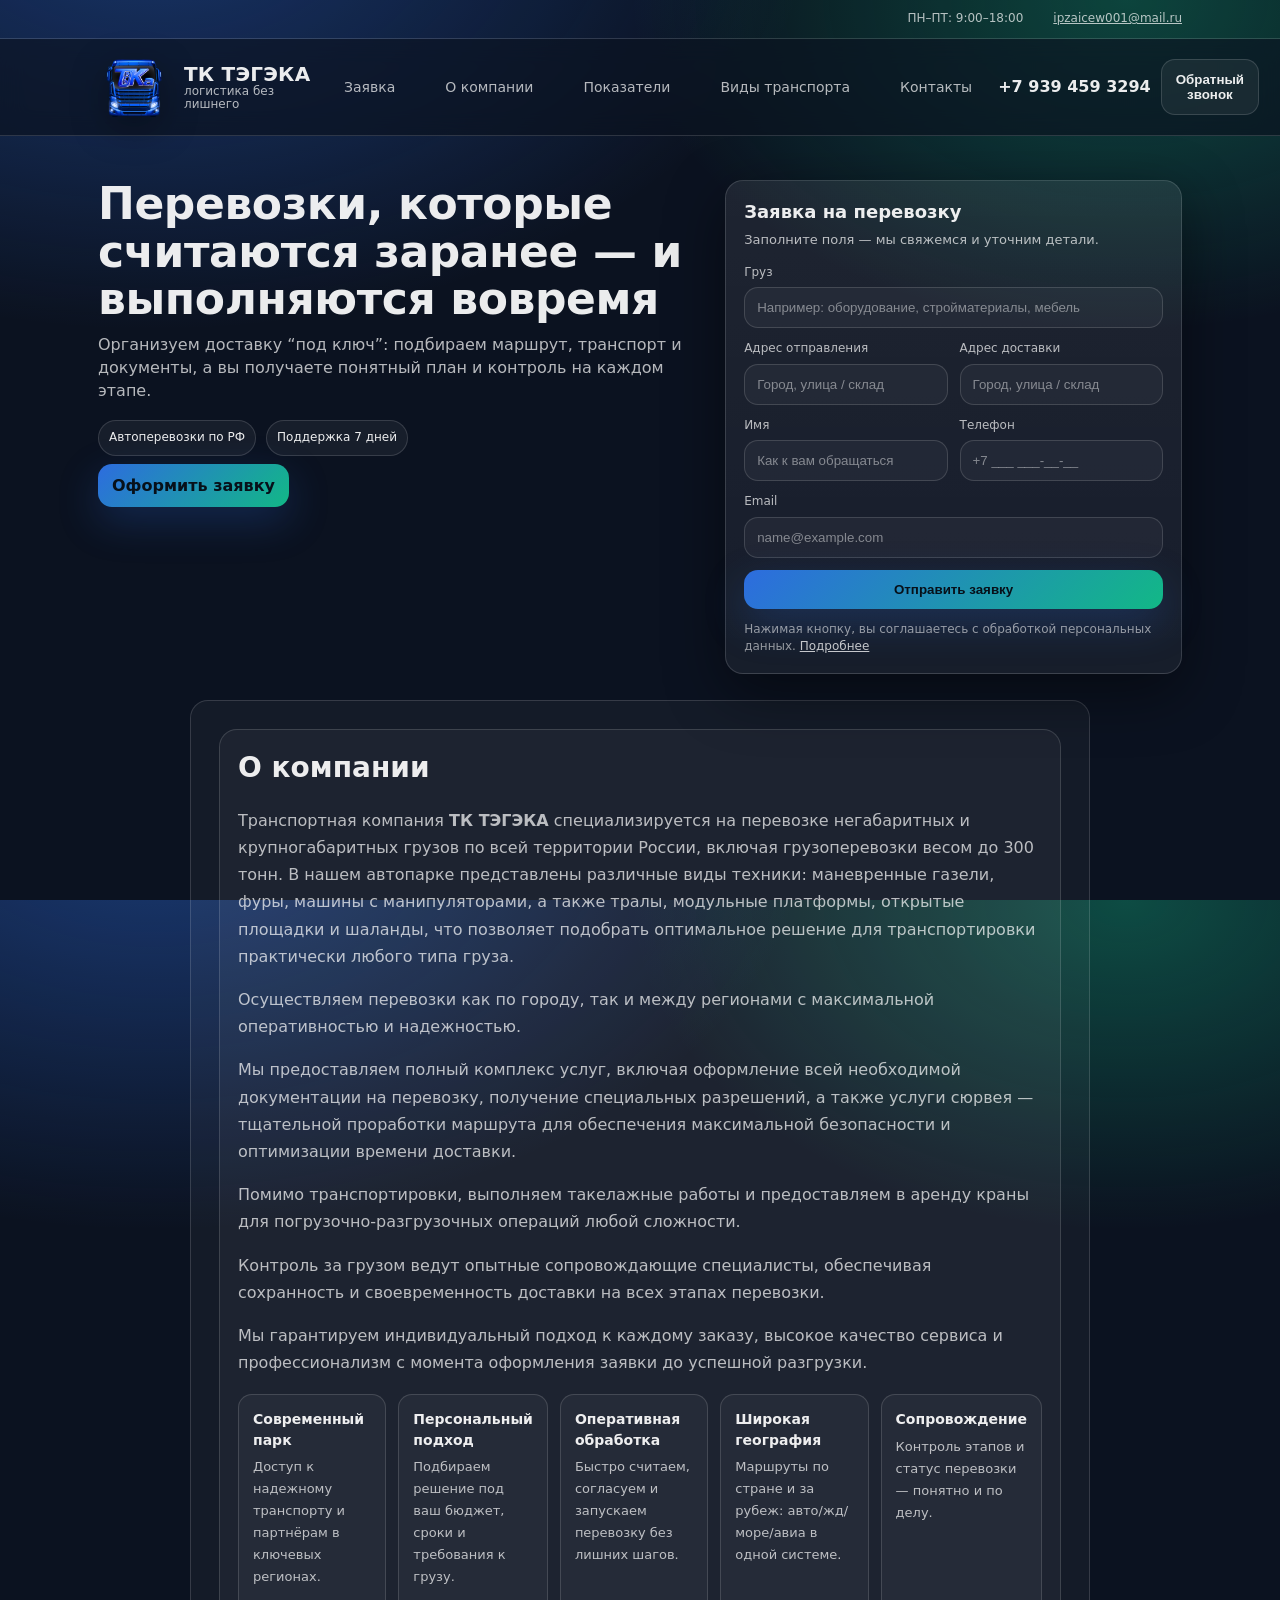
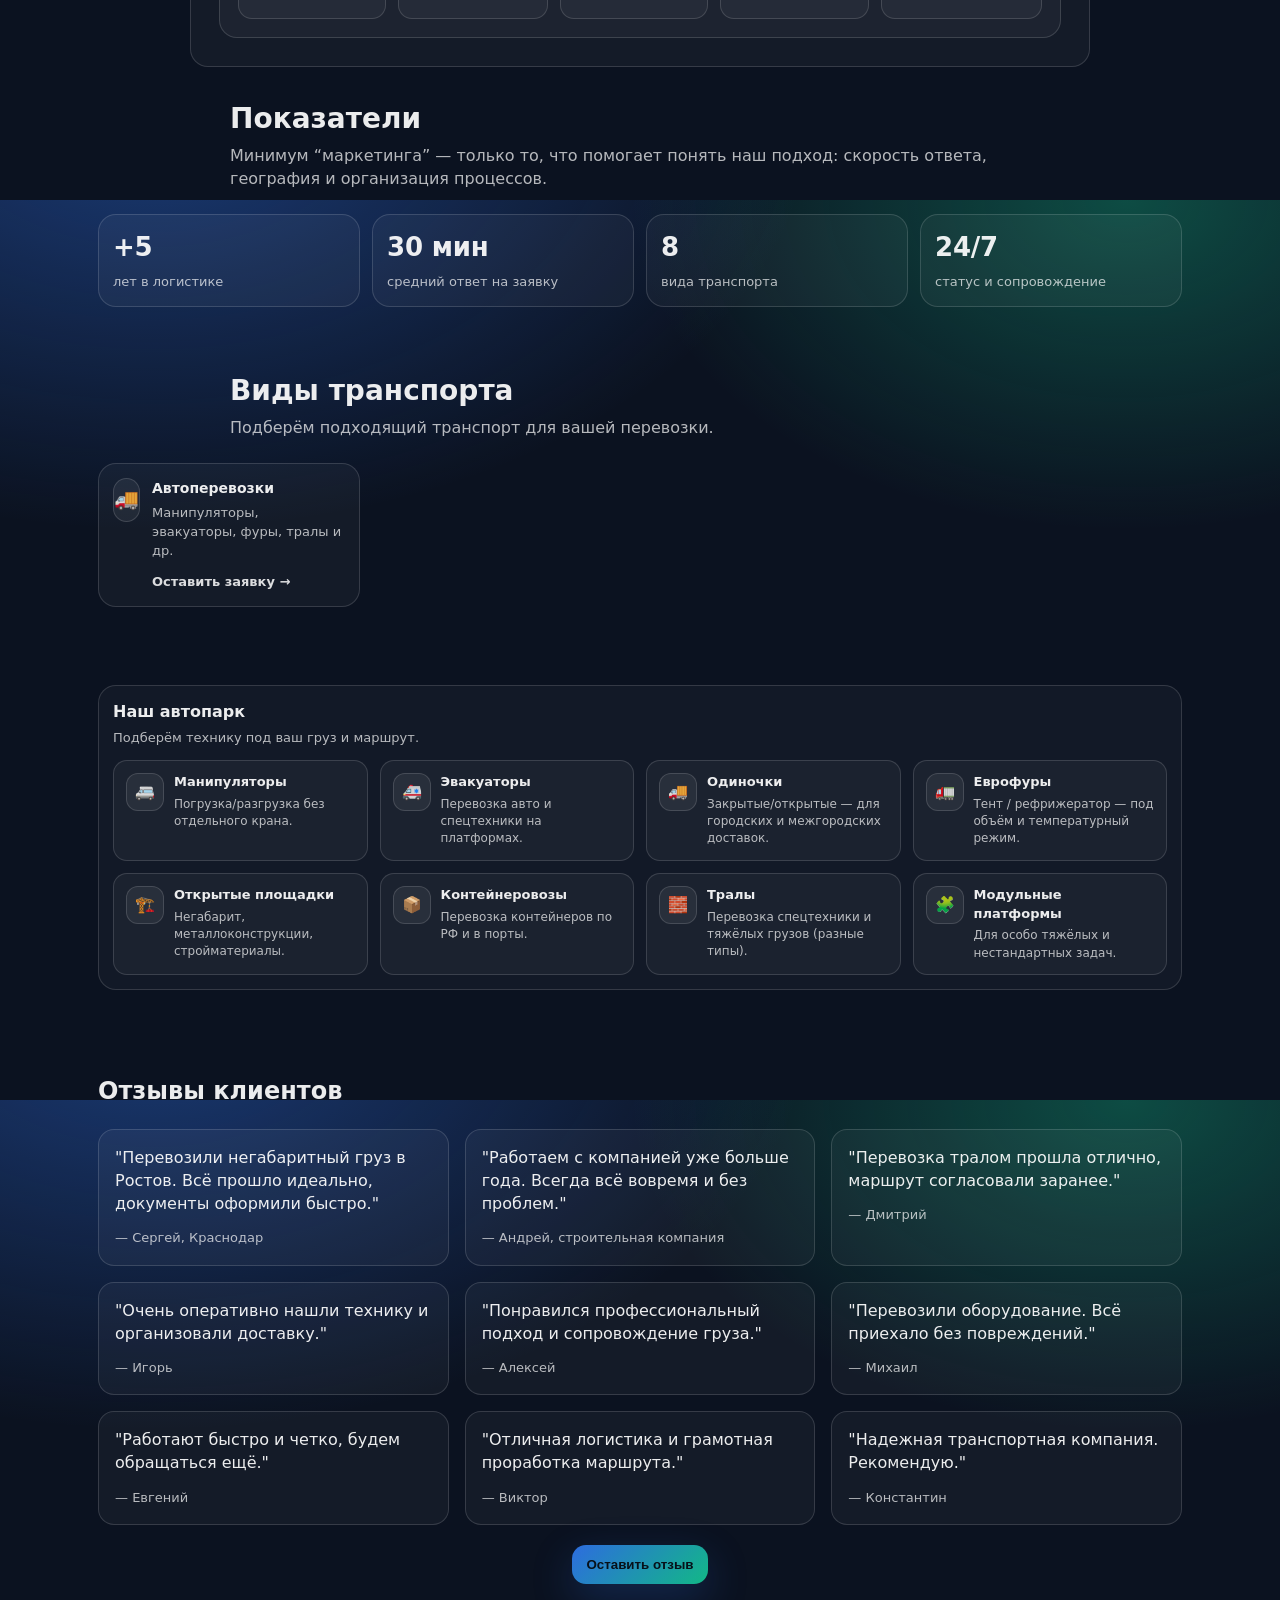
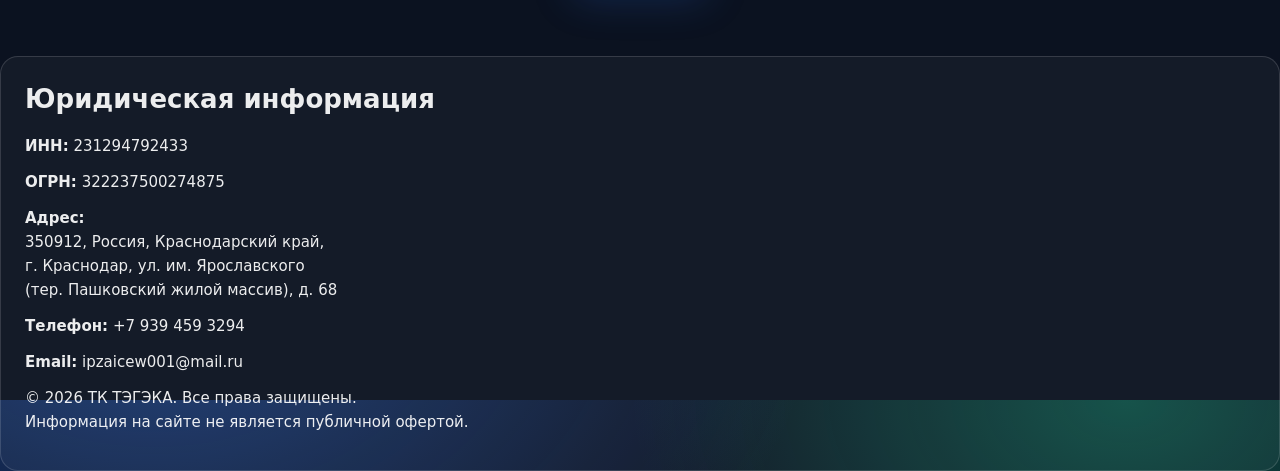
<file: index.html>
<!doctype html>
<html lang="ru">
<head>
  <meta charset="utf-8" />
  <meta name="viewport" content="width=device-width, initial-scale=1" />
  <title>ТК ТЭГЭКА — перевозки по России и миру</title>
  <meta name="description" content="Организация грузоперевозок: авто, ж/д, море, авиа. Заявка за 1 минуту." />
  <link rel="icon" type="image/png" href="/logo.png">
  <link rel="stylesheet" href="css/style.css" />
  <!-- Yandex.Metrika counter -->
  <script type="text/javascript">
  (function(m,e,t,r,i,k,a){
  m[i]=m[i]||function(){(m[i].a=m[i].a||[]).push(arguments)};
  m[i].l=1*new Date();
  for (var j = 0; j < document.scripts.length; j++) {
  if (document.scripts[j].src === r) { return; }
  }
  k=e.createElement(t),a=e.getElementsByTagName(t)[0],k.async=1,k.src=r,a.parentNode.insertBefore(k,a)
  })(window, document,'script','https://mc.yandex.ru/metrika/tag.js?id=107717296','ym');

  ym(107717296,'init',{
  ssr:true,
  webvisor:true,
  clickmap:true,
  ecommerce:"dataLayer",
  accurateTrackBounce:true,
  trackLinks:true
  });
  </script>
  <noscript>
  <div>
  <img src="https://mc.yandex.ru/watch/107717296" style="position:absolute; left:-9999px;" alt="" />
  </div>
  </noscript>
  <!-- /Yandex.Metrika counter -->
</head>

<body>
  <div class="topbar">
    <div class="container topbar__row">
      <span>ПН–ПТ: 9:00–18:00</span>
      <a href="mailto:ipzaicew001@mail.ru">ipzaicew001@mail.ru</a>
    </div>
  </div>

  <header class="header" id="top">
    <div class="container header__row">
      <a class="brand" href="index.html" aria-label="На главную">
        <img src="logo.png" alt="ТК ТЭГЭКА" class="brand__logo">
        <span class="brand__text">
          <span class="brand__name">ТК ТЭГЭКА</span>
          <span class="brand__tag">логистика без лишнего</span>
        </span>
      </a>

      <nav class="nav" aria-label="Навигация">
        <button class="nav__toggle" id="navToggle" aria-label="Открыть меню" aria-expanded="false">
          <span></span><span></span><span></span>
        </button>
        <ul class="nav__list" id="navList">
          <li><a href="#order">Заявка</a></li>
          <li><a href="#about">О компании</a></li>
          <li><a href="#stats">Показатели</a></li>
          <li><a href="#modes">Виды транспорта</a></li>
          <li><a href="#legal">Контакты</a></li>
        </ul>
      </nav>

      <div class="header__cta">
        <a class="phone" href="tel:+79394593294" aria-label="Позвонить">+7 939 459 3294</a>
        <button class="btn btn--ghost" id="callbackBtn">Обратный звонок</button>
      </div>
    </div>
  </header>

  <main>
    <section class="hero">
      <div class="container hero__grid">
        <div class="hero__text">
          <h1>Перевозки, которые считаются заранее — и выполняются вовремя</h1>
          <p class="lead">
            Организуем доставку “под ключ”: подбираем маршрут, транспорт и документы,
            а вы получаете понятный план и контроль на каждом этапе.
          </p>

          <div class="hero__badges">
            <span class="badge">Автоперевозки по РФ</span>
            <span class="badge">Поддержка 7 дней</span>
          </div>

          <a class="btn btn--primary" href="#order">Оформить заявку</a>
        </div>

        <div class="card" id="order">
          <h2 class="card__title">Заявка на перевозку</h2>
          <p class="card__subtitle">Заполните поля — мы свяжемся и уточним детали.</p>

          <form class="form" id="orderForm" novalidate>
            <div class="form__row">
              <label class="field">
                <span class="field__label">Груз</span>
                <input
                  type="text"
                  name="cargo"
                  placeholder="Например: оборудование, стройматериалы, мебель"
                  required
                >
              </label>
            </div>

            <div class="form__row form__row--2">
              <label class="field">
                <span class="field__label">Адрес отправления</span>
                <input name="from" type="text" placeholder="Город, улица / склад" required />
              </label>
              <label class="field">
                <span class="field__label">Адрес доставки</span>
                <input name="to" type="text" placeholder="Город, улица / склад" required />
              </label>
            </div>

            <div class="form__row form__row--2">
              <label class="field">
                <span class="field__label">Имя</span>
                <input name="name" type="text" placeholder="Как к вам обращаться" required />
              </label>
              <label class="field">
                <span class="field__label">Телефон</span>
                <input name="phone" type="tel" placeholder="+7 ___ ___-__-__" required />
              </label>
            </div>

            <div class="form__row">
              <label class="field">
                <span class="field__label">Email</span>
                <input name="email" type="email" placeholder="name@example.com" required />
              </label>
            </div>

            <button class="btn btn--primary btn--wide" type="submit">
              Отправить заявку
            </button>

            <p class="fine">
              Нажимая кнопку, вы соглашаетесь с обработкой персональных данных.
              <a href="#legal">Подробнее</a>
            </p>
          </form>
        </div>
      </div>
    </section>

    <section class="section" id="about">
      <div class="container">
        <div class="section__head">
          <h2>О компании</h2>
          <p>
            Транспортная компания <strong>ТК ТЭГЭКА</strong> специализируется на перевозке негабаритных и крупногабаритных грузов по всей территории России, включая грузоперевозки весом до 300 тонн.
            В нашем автопарке представлены различные виды техники: маневренные газели, фуры, машины с манипуляторами, а также тралы, модульные платформы, открытые площадки и шаланды,
            что позволяет подобрать оптимальное решение для транспортировки практически любого типа груза.
          </p>

          <p>
            Осуществляем перевозки как по городу, так и между регионами с максимальной оперативностью и надежностью.
          </p>

          <p>
            Мы предоставляем полный комплекс услуг, включая оформление всей необходимой документации на перевозку, получение специальных разрешений,
            а также услуги сюрвея — тщательной проработки маршрута для обеспечения максимальной безопасности и оптимизации времени доставки.
          </p>

          <p>
            Помимо транспортировки, выполняем такелажные работы и предоставляем в аренду краны для погрузочно-разгрузочных операций любой сложности.
          </p>

          <p>
            Контроль за грузом ведут опытные сопровождающие специалисты, обеспечивая сохранность и своевременность доставки на всех этапах перевозки.
          </p>

          <p>
            Мы гарантируем индивидуальный подход к каждому заказу, высокое качество сервиса и профессионализм с момента оформления заявки до успешной разгрузки.
          </p>
        </div>

        <div class="grid grid--5">
          <article class="feature">
            <h3>Современный парк</h3>
            <p>Доступ к надежному транспорту и партнёрам в ключевых регионах.</p>
          </article>
          <article class="feature">
            <h3>Персональный подход</h3>
            <p>Подбираем решение под ваш бюджет, сроки и требования к грузу.</p>
          </article>
          <article class="feature">
            <h3>Оперативная обработка</h3>
            <p>Быстро считаем, согласуем и запускаем перевозку без лишних шагов.</p>
          </article>
          <article class="feature">
            <h3>Широкая география</h3>
            <p>Маршруты по стране и за рубеж: авто/жд/море/авиа в одной системе.</p>
          </article>
          <article class="feature">
            <h3>Сопровождение</h3>
            <p>Контроль этапов и статус перевозки — понятно и по делу.</p>
          </article>
        </div>
      </div>
    </section>

    <section class="section" id="stats">
      <div class="container">
        <div class="section__head">
          <h2>Показатели</h2>
          <p>
            Минимум “маркетинга” — только то, что помогает понять наш подход:
            скорость ответа, география и организация процессов.
          </p>
        </div>

        <div class="stats">
          <div class="stat">
            <div class="stat__num">+5</div>
            <div class="stat__label">лет в логистике</div>
          </div>
          <div class="stat">
            <div class="stat__num">30 мин</div>
            <div class="stat__label">средний ответ на заявку</div>
          </div>
          <div class="stat">
            <div class="stat__num">8</div>
            <div class="stat__label">вида транспорта</div>
          </div>
          <div class="stat">
            <div class="stat__num">24/7</div>
            <div class="stat__label">статус и сопровождение</div>
          </div>
        </div>
      </div>
    </section>

    <section class="section" id="modes">
      <div class="container">
        <div class="section__head">
          <h2>Виды транспорта</h2>
          <p>Подберём подходящий транспорт для вашей перевозки.</p>
        </div>

        <div class="cards">
          <a class="mode-card" href="#order">
            <div class="mode-card__icon">🚚</div>
            <div class="mode-card__body">
              <h3>Автоперевозки</h3>
              <p>Манипуляторы, эвакуаторы, фуры, тралы и др.</p>
              <span class="mode-card__link">Оставить заявку →</span>
            </div>
          </a>
        </div>
      </div>
    </section>

    <section class="section">
      <div class="container">
        <div class="fleet">
          <h3 class="fleet__title">Наш автопарк</h3>
          <p class="fleet__subtitle">Подберём технику под ваш груз и маршрут.</p>

          <div class="fleet__grid">
            <div class="fleet-card">
              <div class="fleet-card__icon">🚐</div>
              <div>
                <h4>Манипуляторы</h4>
                <p>Погрузка/разгрузка без отдельного крана.</p>
              </div>
            </div>

            <div class="fleet-card">
              <div class="fleet-card__icon">🚑</div>
              <div>
                <h4>Эвакуаторы</h4>
                <p>Перевозка авто и спецтехники на платформах.</p>
              </div>
            </div>

            <div class="fleet-card">
              <div class="fleet-card__icon">🚚</div>
              <div>
                <h4>Одиночки</h4>
                <p>Закрытые/открытые — для городских и межгородских доставок.</p>
              </div>
            </div>

            <div class="fleet-card">
              <div class="fleet-card__icon">🚛</div>
              <div>
                <h4>Еврофуры</h4>
                <p>Тент / рефрижератор — под объём и температурный режим.</p>
              </div>
            </div>

            <div class="fleet-card">
              <div class="fleet-card__icon">🏗️</div>
              <div>
                <h4>Открытые площадки</h4>
                <p>Негабарит, металлоконструкции, стройматериалы.</p>
              </div>
            </div>

            <div class="fleet-card">
              <div class="fleet-card__icon">📦</div>
              <div>
                <h4>Контейнеровозы</h4>
                <p>Перевозка контейнеров по РФ и в порты.</p>
              </div>
            </div>

            <div class="fleet-card">
              <div class="fleet-card__icon">🧱</div>
              <div>
                <h4>Тралы</h4>
                <p>Перевозка спецтехники и тяжёлых грузов (разные типы).</p>
              </div>
            </div>

            <div class="fleet-card">
              <div class="fleet-card__icon">🧩</div>
              <div>
                <h4>Модульные платформы</h4>
                <p>Для особо тяжёлых и нестандартных задач.</p>
              </div>
            </div>
          </div>
        </div>
      </div>
    </section>

    <section class="section" id="reviews">
      <div class="container">
        <h2>Отзывы клиентов</h2>

        <div class="reviews">
          <div class="review">
            <p>"Перевозили негабаритный груз в Ростов. Всё прошло идеально, документы оформили быстро."</p>
            <span>— Сергей, Краснодар</span>
          </div>

          <div class="review">
            <p>"Работаем с компанией уже больше года. Всегда всё вовремя и без проблем."</p>
            <span>— Андрей, строительная компания</span>
          </div>

          <div class="review">
            <p>"Перевозка тралом прошла отлично, маршрут согласовали заранее."</p>
            <span>— Дмитрий</span>
          </div>

          <div class="review">
            <p>"Очень оперативно нашли технику и организовали доставку."</p>
            <span>— Игорь</span>
          </div>

          <div class="review">
            <p>"Понравился профессиональный подход и сопровождение груза."</p>
            <span>— Алексей</span>
          </div>

          <div class="review">
            <p>"Перевозили оборудование. Всё приехало без повреждений."</p>
            <span>— Михаил</span>
          </div>

          <div class="review">
            <p>"Работают быстро и четко, будем обращаться ещё."</p>
            <span>— Евгений</span>
          </div>

          <div class="review">
            <p>"Отличная логистика и грамотная проработка маршрута."</p>
            <span>— Виктор</span>
          </div>

          <div class="review">
            <p>"Надежная транспортная компания. Рекомендую."</p>
            <span>— Константин</span>
          </div>
        </div>

        <div class="reviews__cta">
          <button class="btn btn--primary" onclick="openReview()">Оставить отзыв</button>
        </div>
      </div>
    </section>

    <div class="review-modal" id="reviewModal">
      <div class="review-modal__content">
        <h3>Оставить отзыв</h3>
        <input type="text" placeholder="Ваше имя">
        <textarea placeholder="Ваш отзыв"></textarea>
        <button class="btn btn--primary">Отправить</button>
        <button class="btn btn--ghost" onclick="closeReview()">Закрыть</button>
      </div>
    </div>

    <section class="section legal" id="legal">
      <div class="container">
        <h2>Юридическая информация</h2>

        <div class="legal_card">
          <p><strong>ИНН:</strong> 231294792433</p>
          <p><strong>ОГРН:</strong> 322237500274875</p>
          <p>
            <strong>Адрес:</strong><br>
            350912, Россия, Краснодарский край,<br>
            г. Краснодар, ул. им. Ярославского<br>
            (тер. Пашковский жилой массив), д. 68
          </p>
          <p><strong>Телефон:</strong> +7 939 459 3294</p>
          <p><strong>Email:</strong> ipzaicew001@mail.ru</p>

          <p class="legal_note">
            © <span id="year"></span> ТК ТЭГЭКА. Все права защищены.<br>
            Информация на сайте не является публичной офертой.
          </p>
        </div>
      </div>
    </section>
  </main>

  <div class="modal" id="callbackModal" aria-hidden="true" role="dialog" aria-label="Обратный звонок">
    <div class="modal__backdrop" data-close></div>
    <div class="modal__panel" role="document">
      <div class="modal__head">
        <h2>Заказать обратный звонок</h2>
        <button class="icon-btn" data-close aria-label="Закрыть">✕</button>
      </div>

      <form class="form" id="callbackForm" novalidate>
        <label class="field">
          <span class="field__label">Имя</span>
          <input name="name" type="text" placeholder="Ваше имя" required />
        </label>

        <label class="field">
          <span class="field__label">Телефон</span>
          <input name="phone" type="tel" placeholder="+7 ___ ___-__-__" required />
        </label>

        <button class="btn btn--primary btn--wide" type="submit">Жду звонка</button>
        <p class="fine">Мы перезвоним в рабочее время и уточним запрос.</p>
      </form>
    </div>
  </div>

  <div class="toast" id="toast" aria-live="polite" aria-atomic="true"></div>

  <script src="js/main.js?v=2"></script>
</body>
</html>
</file>
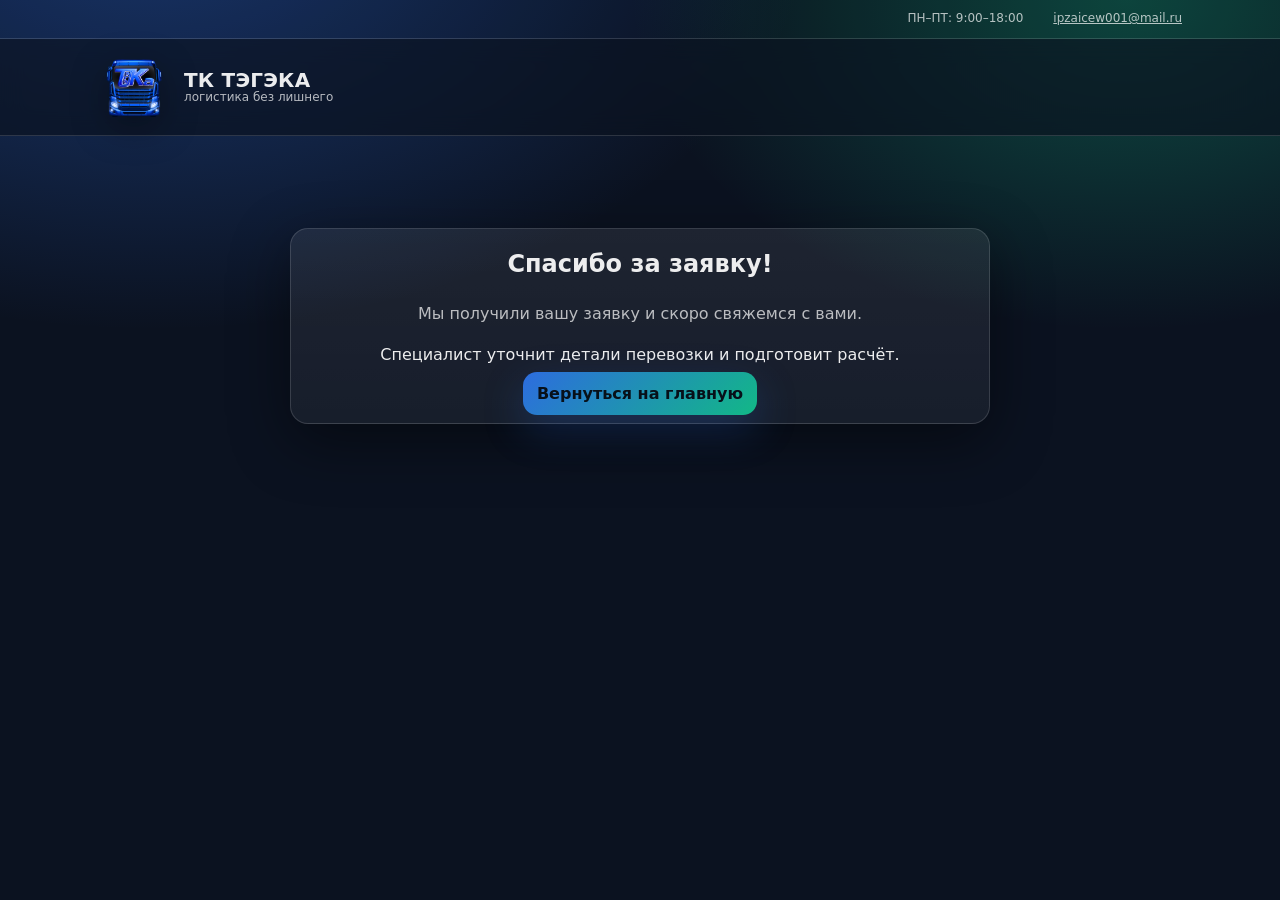
<file: thank-you.html>
<!doctype html>
<html lang="ru">
<head>
  <meta charset="utf-8" />
  <meta name="viewport" content="width=device-width, initial-scale=1" />
  <title>Спасибо за заявку — ТК ТЭГЭКА</title>
  <meta name="description" content="Спасибо за заявку. Мы скоро свяжемся с вами." />
  <link rel="icon" type="image/png" href="/logo.png">
  <link rel="stylesheet" href="css/style.css" />

  <!-- Yandex.Metrika counter -->
  <script type="text/javascript">
    (function(m,e,t,r,i,k,a){
        m[i]=m[i]||function(){(m[i].a=m[i].a||[]).push(arguments)};
        m[i].l=1*new Date();
        for (var j = 0; j < document.scripts.length; j++) {
            if (document.scripts[j].src === r) { return; }
        }
        k=e.createElement(t),a=e.getElementsByTagName(t)[0],k.async=1,k.src=r,a.parentNode.insertBefore(k,a)
    })(window, document,'script','https://mc.yandex.ru/metrika/tag.js?id=107717296','ym');

    ym(107717296,'init',{
        ssr:true,
        webvisor:true,
        clickmap:true,
        ecommerce:"dataLayer",
        accurateTrackBounce:true,
        trackLinks:true
    });
  </script>
  <noscript>
    <div>
      <img src="https://mc.yandex.ru/watch/107717296" style="position:absolute; left:-9999px;" alt="" />
    </div>
  </noscript>
  <!-- /Yandex.Metrika counter -->
</head>
<body>
  <div class="topbar">
    <div class="container topbar__row">
      <span>ПН–ПТ: 9:00–18:00</span>
      <a href="mailto:ipzaicew001@mail.ru">ipzaicew001@mail.ru</a>
    </div>
  </div>

  <header class="header">
    <div class="container header__row">
      <a class="brand" href="index.html" aria-label="На главную">
        <img src="logo.png" alt="ТК ТЭГЭКА" class="brand__logo">
        <span class="brand__text">
          <span class="brand__name">ТК ТЭГЭКА</span>
          <span class="brand__tag">логистика без лишнего</span>
        </span>
      </a>
    </div>
  </header>

  <main>
    <section class="section">
      <div class="container">
        <div class="card" style="max-width:700px; margin:60px auto; text-align:center;">
          <h1 style="margin-top:0;">Спасибо за заявку!</h1>
          <p class="lead">Мы получили вашу заявку и скоро свяжемся с вами.</p>
          <p>Специалист уточнит детали перевозки и подготовит расчёт.</p>
          <a class="btn btn--primary" href="index.html">Вернуться на главную</a>
        </div>
      </div>
    </section>
  </main>
</body>
</html>
</file>
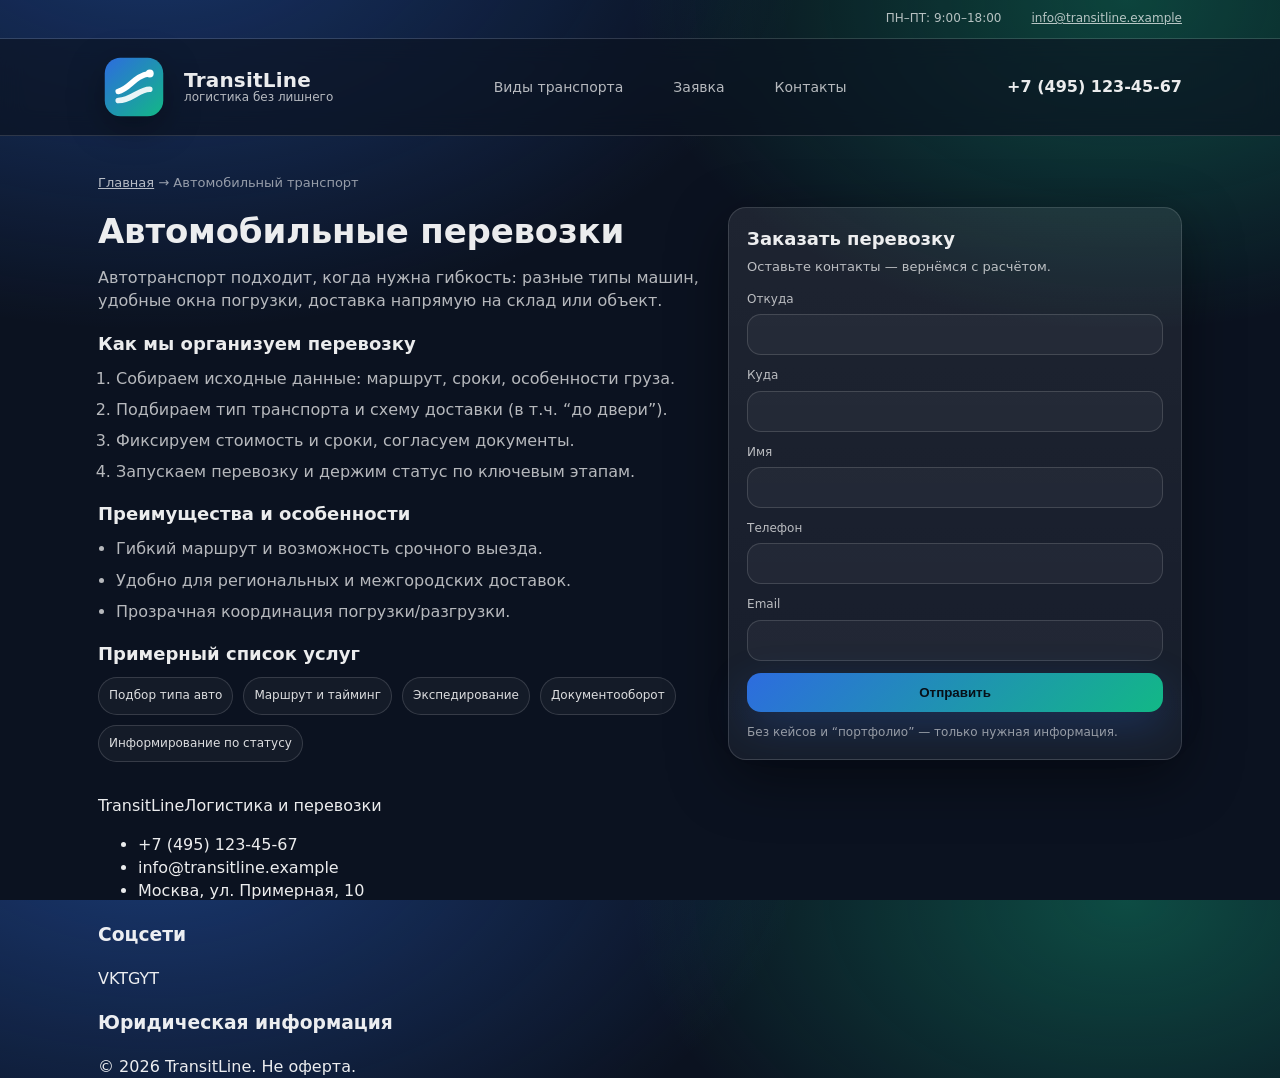
<file: pages/auto.html>
<!doctype html>
<html lang="ru">
<head>
  <meta charset="utf-8" />
  <meta name="viewport" content="width=device-width, initial-scale=1" />
  <title>Автомобильные перевозки — TransitLine</title>
  <meta name="description" content="Автомобильные перевозки: организация, преимущества, услуги. Заказать перевозку." />
  <link rel="stylesheet" href="../css/style.css" />
</head>
<body>
  <div class="topbar">
    <div class="container topbar__row">
      <span>ПН–ПТ: 9:00–18:00</span>
      <a href="mailto:info@transitline.example">info@transitline.example</a>
    </div>
  </div>

  <header class="header header--inner">
    <div class="container header__row">
      <a class="brand" href="../index.html" aria-label="На главную">
        <svg class="brand__logo" width="34" height="34" viewBox="0 0 64 64" role="img" aria-label="Логотип">
          <defs><linearGradient id="g" x1="0" y1="0" x2="1" y2="1"><stop offset="0" stop-color="#2D6CDF"/><stop offset="1" stop-color="#12B886"/></linearGradient></defs>
          <rect x="6" y="6" width="52" height="52" rx="14" fill="url(#g)"/>
          <path d="M18 36c10-2 14-14 28-16" fill="none" stroke="#fff" stroke-width="5" stroke-linecap="round"/>
          <path d="M18 44c12 0 18-10 28-10" fill="none" stroke="#fff" stroke-width="5" stroke-linecap="round" opacity=".9"/>
          <circle cx="46" cy="20" r="3.5" fill="#fff"/>
        </svg>
        <span class="brand__text"><span class="brand__name">TransitLine</span><span class="brand__tag">логистика без лишнего</span></span>
      </a>

      <nav class="nav" aria-label="Навигация">
        <ul class="nav__list nav__list--inner">
          <li><a href="../index.html#modes">Виды транспорта</a></li>
          <li><a href="../index.html#order">Заявка</a></li>
          <li><a href="../index.html#contacts">Контакты</a></li>
        </ul>
      </nav>

      <div class="header__cta">
        <a class="phone" href="tel:+74951234567">+7 (495) 123-45-67</a>
      </div>
    </div>
  </header>

  <main class="section">
    <div class="container">
      <div class="crumbs">
        <a href="../index.html">Главная</a> <span>→</span> <span>Автомобильный транспорт</span>
      </div>

      <div class="page">
        <div class="page__content">
          <h1>Автомобильные перевозки</h1>
          <p class="lead">
            Автотранспорт подходит, когда нужна гибкость: разные типы машин, удобные окна погрузки,
            доставка напрямую на склад или объект.
          </p>

          <h2>Как мы организуем перевозку</h2>
          <ol class="list">
            <li>Собираем исходные данные: маршрут, сроки, особенности груза.</li>
            <li>Подбираем тип транспорта и схему доставки (в т.ч. “до двери”).</li>
            <li>Фиксируем стоимость и сроки, согласуем документы.</li>
            <li>Запускаем перевозку и держим статус по ключевым этапам.</li>
          </ol>

          <h2>Преимущества и особенности</h2>
          <ul class="list">
            <li>Гибкий маршрут и возможность срочного выезда.</li>
            <li>Удобно для региональных и межгородских доставок.</li>
            <li>Прозрачная координация погрузки/разгрузки.</li>
          </ul>

          <h2>Примерный список услуг</h2>
          <div class="chips">
            <span class="chip">Подбор типа авто</span>
            <span class="chip">Маршрут и тайминг</span>
            <span class="chip">Экспедирование</span>
            <span class="chip">Документооборот</span>
            <span class="chip">Информирование по статусу</span>
          </div>
        </div>

        <aside class="page__side">
          <div class="card">
            <h2 class="card__title">Заказать перевозку</h2>
            <p class="card__subtitle">Оставьте контакты — вернёмся с расчётом.</p>

            <form class="form js-quickForm" novalidate>
              <input type="hidden" name="mode" value="Автомобильный" />
              <label class="field"><span class="field__label">Откуда</span><input name="from" type="text" required /></label>
              <label class="field"><span class="field__label">Куда</span><input name="to" type="text" required /></label>
              <label class="field"><span class="field__label">Имя</span><input name="name" type="text" required /></label>
              <label class="field"><span class="field__label">Телефон</span><input name="phone" type="tel" required /></label>
              <label class="field"><span class="field__label">Email</span><input name="email" type="email" required /></label>
              <button class="btn btn--primary btn--wide" type="submit">Отправить</button>
              <p class="fine">Без кейсов и “портфолио” — только нужная информация.</p>
            </form>
          </div>
        </aside>
      </div>
    </div>
  </main>

  <footer class="footer footer--inner">
    <div class="container footer__grid">
      <div>
        <div class="footer__brand"><span class="footer__name">TransitLine</span><span class="footer__small">Логистика и перевозки</span></div>
        <ul class="footer__contacts">
          <li><a href="tel:+74951234567">+7 (495) 123-45-67</a></li>
          <li><a href="mailto:info@transitline.example">info@transitline.example</a></li>
          <li>Москва, ул. Примерная, 10</li>
        </ul>
      </div>
      <div><h3 class="footer__title">Соцсети</h3><div class="social"><a href="#">VK</a><a href="#">TG</a><a href="#">YT</a></div></div>
      <div><h3 class="footer__title">Юридическая информация</h3><p class="footer__text">© <span id="year"></span> TransitLine. Не оферта.</p></div>
    </div>
  </footer>

  <div class="toast" id="toast" aria-live="polite" aria-atomic="true"></div>
  <script src="../js/main.js"></script>
</body>
</html>
</file>
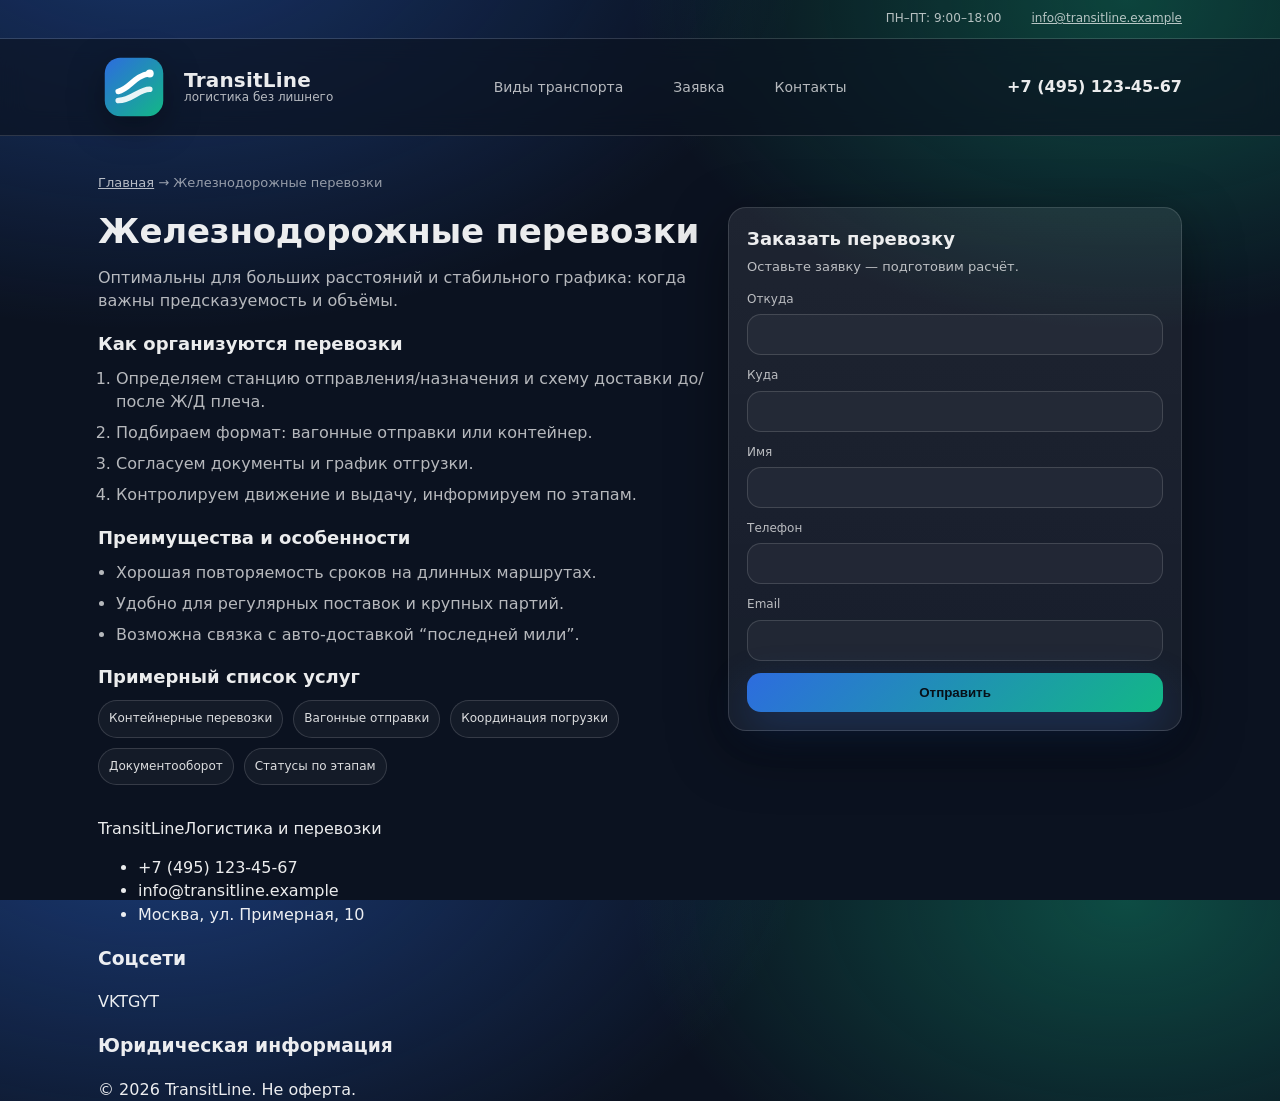
<file: pages/rail.html>
<!doctype html>
<html lang="ru">
<head>
  <meta charset="utf-8" />
  <meta name="viewport" content="width=device-width, initial-scale=1" />
  <title>Ж/Д перевозки — TransitLine</title>
  <meta name="description" content="Железнодорожные перевозки: организация, преимущества, услуги. Заказать перевозку." />
  <link rel="stylesheet" href="../css/style.css" />
</head>
<body>
  <div class="topbar">
    <div class="container topbar__row">
      <span>ПН–ПТ: 9:00–18:00</span>
      <a href="mailto:info@transitline.example">info@transitline.example</a>
    </div>
  </div>

  <header class="header header--inner">
    <div class="container header__row">
      <a class="brand" href="../index.html" aria-label="На главную">
        <svg class="brand__logo" width="34" height="34" viewBox="0 0 64 64" role="img" aria-label="Логотип">
          <defs><linearGradient id="g" x1="0" y1="0" x2="1" y2="1"><stop offset="0" stop-color="#2D6CDF"/><stop offset="1" stop-color="#12B886"/></linearGradient></defs>
          <rect x="6" y="6" width="52" height="52" rx="14" fill="url(#g)"/>
          <path d="M18 36c10-2 14-14 28-16" fill="none" stroke="#fff" stroke-width="5" stroke-linecap="round"/>
          <path d="M18 44c12 0 18-10 28-10" fill="none" stroke="#fff" stroke-width="5" stroke-linecap="round" opacity=".9"/>
          <circle cx="46" cy="20" r="3.5" fill="#fff"/>
        </svg>
        <span class="brand__text"><span class="brand__name">TransitLine</span><span class="brand__tag">логистика без лишнего</span></span>
      </a>

      <nav class="nav" aria-label="Навигация">
        <ul class="nav__list nav__list--inner">
          <li><a href="../index.html#modes">Виды транспорта</a></li>
          <li><a href="../index.html#order">Заявка</a></li>
          <li><a href="../index.html#contacts">Контакты</a></li>
        </ul>
      </nav>

      <div class="header__cta"><a class="phone" href="tel:+74951234567">+7 (495) 123-45-67</a></div>
    </div>
  </header>

  <main class="section">
    <div class="container">
      <div class="crumbs"><a href="../index.html">Главная</a> <span>→</span> <span>Железнодорожные перевозки</span></div>

      <div class="page">
        <div class="page__content">
          <h1>Железнодорожные перевозки</h1>
          <p class="lead">Оптимальны для больших расстояний и стабильного графика: когда важны предсказуемость и объёмы.</p>

          <h2>Как организуются перевозки</h2>
          <ol class="list">
            <li>Определяем станцию отправления/назначения и схему доставки до/после Ж/Д плеча.</li>
            <li>Подбираем формат: вагонные отправки или контейнер.</li>
            <li>Согласуем документы и график отгрузки.</li>
            <li>Контролируем движение и выдачу, информируем по этапам.</li>
          </ol>

          <h2>Преимущества и особенности</h2>
          <ul class="list">
            <li>Хорошая повторяемость сроков на длинных маршрутах.</li>
            <li>Удобно для регулярных поставок и крупных партий.</li>
            <li>Возможна связка с авто-доставкой “последней мили”.</li>
          </ul>

          <h2>Примерный список услуг</h2>
          <div class="chips">
            <span class="chip">Контейнерные перевозки</span>
            <span class="chip">Вагонные отправки</span>
            <span class="chip">Координация погрузки</span>
            <span class="chip">Документооборот</span>
            <span class="chip">Статусы по этапам</span>
          </div>
        </div>

        <aside class="page__side">
          <div class="card">
            <h2 class="card__title">Заказать перевозку</h2>
            <p class="card__subtitle">Оставьте заявку — подготовим расчёт.</p>

            <form class="form js-quickForm" novalidate>
              <input type="hidden" name="mode" value="Железнодорожный" />
              <label class="field"><span class="field__label">Откуда</span><input name="from" type="text" required /></label>
              <label class="field"><span class="field__label">Куда</span><input name="to" type="text" required /></label>
              <label class="field"><span class="field__label">Имя</span><input name="name" type="text" required /></label>
              <label class="field"><span class="field__label">Телефон</span><input name="phone" type="tel" required /></label>
              <label class="field"><span class="field__label">Email</span><input name="email" type="email" required /></label>
              <button class="btn btn--primary btn--wide" type="submit">Отправить</button>
            </form>
          </div>
        </aside>
      </div>
    </div>
  </main>

  <footer class="footer footer--inner">
    <div class="container footer__grid">
      <div>
        <div class="footer__brand"><span class="footer__name">TransitLine</span><span class="footer__small">Логистика и перевозки</span></div>
        <ul class="footer__contacts">
          <li><a href="tel:+74951234567">+7 (495) 123-45-67</a></li>
          <li><a href="mailto:info@transitline.example">info@transitline.example</a></li>
          <li>Москва, ул. Примерная, 10</li>
        </ul>
      </div>
      <div><h3 class="footer__title">Соцсети</h3><div class="social"><a href="#">VK</a><a href="#">TG</a><a href="#">YT</a></div></div>
      <div><h3 class="footer__title">Юридическая информация</h3><p class="footer__text">© <span id="year"></span> TransitLine. Не оферта.</p></div>
    </div>
  </footer>

  <div class="toast" id="toast" aria-live="polite" aria-atomic="true"></div>
  <script src="../js/main.js"></script>
</body>
</html>
</file>
<file: css/style.css>
:root{
  --bg: #0b1220;
  --surface: rgba(255,255,255,0.06);
  --surface2: rgba(255,255,255,0.10);
  --text: rgba(255,255,255,0.92);
  --muted: rgba(255,255,255,0.70);
  --line: rgba(255,255,255,0.14);
  --accent: #2D6CDF;
  --accent2: #12B886;
  --shadow: 0 18px 60px rgba(0,0,0,0.45);
  --radius: 18px;
  --radius2: 14px;
  --container: 1120px;
  --focus: 0 0 0 4px rgba(45,108,223,0.35);
  --font: ui-sans-serif, system-ui, -apple-system, Segoe UI, Roboto, Arial, "Noto Sans", "Helvetica Neue", sans-serif;
}

*{box-sizing:border-box}
html,body{height:100%}

body{
  margin:0;
  font-family:var(--font);
  background:
    radial-gradient(1100px 700px at 12% -10%, rgba(45,108,223,0.45), transparent 60%),
    radial-gradient(900px 600px at 88% 0%, rgba(18,184,134,0.35), transparent 55%),
    var(--bg);
  color:var(--text);
  line-height:1.45;
}

a{color:inherit; text-decoration:none}
a:hover{opacity:.95}

.container{
  max-width:var(--container);
  margin:0 auto;
  padding:0 18px;
}

/* Topbar */
.topbar{
  border-bottom:1px solid var(--line);
  background: rgba(0,0,0,0.10);
  color: var(--muted);
  font-size:12px;
}

.topbar__row{
  min-height:38px;
  display:flex;
  align-items:center;
  justify-content:flex-end;
  gap:30px;
}

.topbar a{text-decoration:underline}

/* Header */
.header{
  position:sticky;
  top:0;
  z-index:50;
  backdrop-filter: blur(12px);
  background: rgba(11,18,32,0.68);
  border-bottom:1px solid var(--line);
}

.header--inner{position:sticky}

.header__row{
  display:flex;
  align-items:center;
  justify-content:space-between;
  gap:16px;
  min-height:96px;
}

.brand{
  display:flex;
  align-items:center;
  gap:14px;
  min-width:220px;
}

.brand__logo{
  flex:0 0 auto;
  height:72px;
  width:auto;
  max-width:180px;
  object-fit:contain;
  filter: drop-shadow(0 10px 18px rgba(0,0,0,0.35));
}

.brand__text{
  display:flex;
  flex-direction:column;
  line-height:1.05;
}

.brand__name{
  font-weight:800;
  letter-spacing:0.2px;
  font-size:20px;
}

.brand__tag{
  font-size:12px;
  color:var(--muted);
}

.nav{
  display:flex;
  align-items:center;
  gap:10px;
}

.nav__toggle{
  display:none;
  width:44px;
  height:44px;
  border-radius:12px;
  border:1px solid var(--line);
  background:var(--surface);
  cursor:pointer;
}

.nav__toggle span{
  display:block;
  height:2px;
  margin:7px 10px;
  background:rgba(255,255,255,0.9);
  border-radius:2px;
}

.nav__list{
  display:flex;
  align-items:center;
  gap:30px;
  list-style:none;
  padding:0;
  margin:0;
}

.nav__list a{
  white-space: nowrap;
  font-size:14px;
  color:var(--muted);
  padding:10px 10px;
  border-radius:12px;
}

.nav__list a:hover{
  background:var(--surface);
  color:var(--text);
}

.nav__list--inner a{padding:8px 10px}

.header__cta{
  display:flex;
  align-items:center;
  gap:10px;
}

.phone{
  font-weight:700;
  white-space:nowrap;
}

/* Buttons */
.btn{
  border:none;
  cursor:pointer;
  padding:12px 14px;
  border-radius:14px;
  font-weight:700;
  transition:transform .08s ease, background .18s ease, border-color .18s ease;
}

.btn:active{transform:translateY(1px)}

.btn--primary{
  color:#071019;
  background: linear-gradient(135deg, var(--accent), var(--accent2));
  box-shadow: 0 14px 40px rgba(45,108,223,0.25);
}

.btn--ghost{
  color:var(--text);
  background:var(--surface);
  border:1px solid var(--line);
}

.btn--wide{width:100%}

.icon-btn{
  border:1px solid var(--line);
  background:var(--surface);
  color:var(--text);
  border-radius:12px;
  width:42px;
  height:42px;
  cursor:pointer;
}

/* Hero */
.hero{
  padding:44px 0 26px;
}

.hero__grid{
  display:grid;
  grid-template-columns: 1.2fr 0.9fr;
  gap:18px;
  align-items:start;
}

.hero__text h1{
  margin:0 0 10px;
  font-size:44px;
  line-height:1.08;
  letter-spacing:-0.4px;
}

.lead{
  color:var(--muted);
  font-size:16px;
  margin:0 0 18px;
}

.hero__badges{
  display:flex;
  gap:10px;
  flex-wrap:wrap;
  margin:0 0 18px;
}

.badge{
  font-size:12px;
  padding:8px 10px;
  border-radius:999px;
  border:1px solid var(--line);
  background:rgba(255,255,255,0.05);
}

/* Cards */
.card{
  background: linear-gradient(180deg, rgba(255,255,255,0.08), rgba(255,255,255,0.05));
  border:1px solid var(--line);
  border-radius: var(--radius);
  padding:18px;
  box-shadow: var(--shadow);
}

.card__title{
  margin:0 0 6px;
  font-size:18px;
}

.card__subtitle{
  margin:0 0 14px;
  color:var(--muted);
  font-size:13px;
}

/* Form */
.form{
  display:flex;
  flex-direction:column;
  gap:12px;
}

.form__row{display:block}

.form__row--2{
  display:grid;
  grid-template-columns: 1fr 1fr;
  gap:12px;
}

.field{
  display:flex;
  flex-direction:column;
  gap:6px;
}

.field__label{
  font-size:12px;
  color:var(--muted);
}

input, select{
  width:100%;
  padding:12px 12px;
  border-radius: 14px;
  border:1px solid var(--line);
  background: rgba(255,255,255,0.04);
  color:var(--text);
  outline:none;
}

input::placeholder{color: rgba(255,255,255,0.45)}

select{appearance:none}

input:focus, select:focus{
  box-shadow:var(--focus);
  border-color: rgba(45,108,223,0.55);
}

.fine{
  margin:0;
  color:rgba(255,255,255,0.55);
  font-size:12px;
}

.fine a{
  color:rgba(255,255,255,0.75);
  text-decoration:underline;
}

/* Sections */
.section{padding:32px 0}

.section__head{
  display:block;
  text-align:left;
  max-width:820px;
  margin:0 auto 24px;
}

#about p{
  max-width:820px;
  margin:0 auto 16px;
  line-height:1.7;
}

.section__head h2{
  margin:0;
  font-size:28px;
}

.section__head p{
  margin:4px 0 0;
  color:var(--muted);
}

/* Features grid */
.grid{
  display:grid;
  gap:12px;
}

.grid--5{
  grid-template-columns: repeat(5, 1fr);
}

.feature{
  padding:14px;
  border-radius: var(--radius2);
  border:1px solid var(--line);
  background: rgba(255,255,255,0.04);
}

.feature h3{
  margin:0 0 6px;
  font-size:14px;
}

.feature p{
  margin:0;
  color:var(--muted);
  font-size:13px;
}

/* Stats */
.stats{
  display:grid;
  grid-template-columns: repeat(4, 1fr);
  gap:12px;
}

.stat{
  border:1px solid var(--line);
  background: rgba(255,255,255,0.04);
  border-radius: var(--radius);
  padding:14px;
}

.stat__num{
  font-weight:900;
  font-size:26px;
  letter-spacing:-0.2px;
}

.stat__label{
  color:var(--muted);
  font-size:13px;
  margin-top:6px;
}

/* Mode cards */
.cards{
  display:grid;
  grid-template-columns: repeat(4, 1fr);
  gap:12px;
}

.mode-card{
  display:flex;
  gap:12px;
  border-radius: var(--radius);
  border:1px solid var(--line);
  background: rgba(255,255,255,0.04);
  padding:14px;
  transition: transform .12s ease, background .18s ease;
}

.mode-card:hover{
  transform:translateY(-2px);
  background: rgba(255,255,255,0.06);
}

.mode-card__icon{
  width:44px;
  height:44px;
  display:grid;
  place-items:center;
  border-radius:14px;
  background: rgba(255,255,255,0.06);
  border:1px solid var(--line);
  font-size:20px;
}

.mode-card__body h3{
  margin:0 0 6px;
  font-size:14px;
}

.mode-card__body p{
  margin:0 0 8px;
  color:var(--muted);
  font-size:13px;
}

.mode-card__link{
  color:rgba(255,255,255,0.85);
  font-size:13px;
  font-weight:700;
}

/* Inner pages */
.crumbs{
  color:var(--muted);
  font-size:13px;
  margin:6px 0 14px;
}

.crumbs a{text-decoration:underline}
.crumbs span{opacity:.8}

.page{
  display:grid;
  grid-template-columns: 1.15fr 0.85fr;
  gap:16px;
  align-items:start;
}

.page__content h1{
  margin:0 0 10px;
  font-size:34px;
  letter-spacing:-0.2px;
}

.page__content h2{
  margin:18px 0 10px;
  font-size:18px;
}

.list{
  margin:0;
  color:var(--muted);
  padding-left:18px;
}

.list li{margin:8px 0}

.chips{
  display:flex;
  flex-wrap:wrap;
  gap:10px;
}

.chip{
  border:1px solid var(--line);
  background: rgba(255,255,255,0.04);
  padding:9px 10px;
  border-radius:999px;
  font-size:12px;
  color:rgba(255,255,255,0.85);
}

/* Юридическая информация */
.legal{
  margin-top:40px;
  padding:24px;
  border:1px solid var(--line);
  border-radius:var(--radius);
  background: rgba(255,255,255,0.04);
  text-align:left;
}

.legal .container{
  max-width:100%;
  margin:0;
  padding:0;
}

.legal h2{
  margin:0 0 16px;
  font-size:26px;
  text-align:left;
}

.legal_card{
  width:100%;
  text-align:left;
}

.legal_card p{
  margin:0 0 12px;
  font-size:15px;
  color:var(--text);
  line-height:1.6;
}

.legal_note{
  margin-top:18px;
  font-size:13px;
  color:var(--muted);
}

/* Modal */
.modal{
  position:fixed;
  inset:0;
  display:none;
  z-index:90;
}

.modal.is-open{display:block}

.modal__backdrop{
  position:absolute;
  inset:0;
  background: rgba(0,0,0,0.55);
}

.modal__panel{
  position:relative;
  max-width: 520px;
  margin: 10vh auto;
  padding: 16px;
  border-radius: var(--radius);
  border:1px solid var(--line);
  background: rgba(12,18,32,0.95);
  backdrop-filter: blur(14px);
  box-shadow: var(--shadow);
}

.modal__head{
  display:flex;
  align-items:center;
  justify-content:space-between;
  gap:12px;
  margin-bottom:12px;
}

.modal__head h2{
  margin:0;
  font-size:18px;
}

/* Toast */
.toast{
  position: fixed;
  right: 16px;
  bottom: 16px;
  padding: 12px 14px;
  border-radius: 14px;
  border: 1px solid var(--line);
  background: rgba(20, 28, 48, 0.92);
  color: rgba(255,255,255,0.92);
  box-shadow: var(--shadow);
  max-width: 360px;
  display:none;
  z-index:120;
}

.toast.show{display:block}

/* Responsive */
@media (max-width: 980px){
  .hero__grid{grid-template-columns: 1fr;}
  .section__head{grid-template-columns: 1fr}
  .grid--5{grid-template-columns: repeat(2, 1fr)}
  .cards{grid-template-columns: repeat(2, 1fr)}
  .stats{grid-template-columns: repeat(2, 1fr)}
  .page{grid-template-columns: 1fr}
  .brand{min-width:auto}
}

@media (max-width: 720px){
  .header__row{gap:10px}
  .header__cta{display:none}
  .nav__toggle{display:block}

  .nav__list{
    position:absolute;
    top:96px;
    right:18px;
    left:18px;
    flex-direction:column;
    gap:6px;
    padding:10px;
    border-radius: var(--radius);
    border:1px solid var(--line);
    background: rgba(12,18,32,0.95);
    display:none;
  }

  .nav__list.is-open{display:flex}
  .hero__text h1{font-size:34px}
  .form__row--2{grid-template-columns: 1fr}
}

.submodes{
  margin-top:12px;
  display:flex;
  gap:10px;
  flex-wrap:wrap;
}

.submodes__link{
  border:1px solid var(--line);
  background: rgba(255,255,255,0.04);
  padding:10px 12px;
  border-radius:999px;
  color:rgba(255,255,255,0.85);
  font-size:13px;
}

select {
  background: rgba(12,18,32,0.95);
  color: #fff;
  border: 1px solid var(--line);
}

select option {
  background: #0c1220;
  color: #fff;
}

.fleet{
  margin-top:14px;
  border:1px solid var(--line);
  background: rgba(255,255,255,0.03);
  border-radius: var(--radius);
  padding:14px;
}

.fleet__title{
  margin:0 0 6px;
  font-size:16px;
}

.fleet__subtitle{
  margin:0 0 12px;
  color:var(--muted);
  font-size:13px;
}

.fleet__grid{
  display:grid;
  grid-template-columns: repeat(4, 1fr);
  gap:12px;
}

.fleet-card{
  display:flex;
  gap:10px;
  align-items:flex-start;
  padding:12px;
  border-radius: var(--radius2);
  border:1px solid var(--line);
  background: rgba(255,255,255,0.04);
}

.fleet-card__icon{
  width:38px;
  height:38px;
  display:grid;
  place-items:center;
  border-radius:12px;
  background: rgba(255,255,255,0.06);
  border:1px solid var(--line);
  flex:0 0 auto;
}

.fleet-card h4{
  margin:0 0 4px;
  font-size:13px;
}

.fleet-card p{
  margin:0;
  color:var(--muted);
  font-size:12px;
}

.fleet__cta{margin-top:30px}

@media (max-width: 980px){
  .fleet__grid{grid-template-columns: repeat(2, 1fr);}
}

@media (max-width: 520px){
  .fleet__grid{grid-template-columns: 1fr;}
}

#about p{
  margin: 0 0 16px;
  line-height: 1.7;
}

#about{
  max-width:900px;
  margin:0 auto;
  padding:28px;
  border:1px solid var(--line);
  border-radius:var(--radius);
  background: rgba(255,255,255,0.04);
}

#about h2{
  margin-bottom:18px;
}

#about p{
  margin-bottom:14px;
  line-height:1.7;
}

/* Рамка для блока "О компании" */
#about .container{
  max-width: 900px;
  margin: 0 auto;
  border: 1px solid var(--line);
  background: rgba(255,255,255,0.04);
  border-radius: var(--radius);
  padding: 18px;
}

/* Чтобы заголовок и текст внутри выглядели ровно */
#about .section__head{
  max-width: 820px;
  margin: 0 auto 18px;
}

#about p{
  max-width: 820px;
  margin: 0 auto 16px;
  line-height: 1.7;
}

.reviews{
  display:grid;
  grid-template-columns: repeat(3,1fr);
  gap:16px;
  margin-top:20px;
}

.review{
  border:1px solid var(--line);
  background: rgba(255,255,255,0.04);
  border-radius:16px;
  padding:16px;
}

.review p{
  margin:0 0 10px;
  color:var(--text);
}

.review span{
  font-size:13px;
  color:var(--muted);
}

@media (max-width: 900px){
  .reviews{
    grid-template-columns:1fr;
  }
}

.reviews__cta{
  margin-top:20px;
  text-align:center;
}

.review-modal{
  position:fixed;
  top:0;
  left:0;
  width:100%;
  height:100%;
  background:rgba(0,0,0,0.6);
  display:none;
  align-items:center;
  justify-content:center;
}

.review-modal__content{
  background:#0b1220;
  padding:20px;
  border-radius:16px;
  border:1px solid var(--line);
  width:320px;
  display:flex;
  flex-direction:column;
  gap:10px;
}

.review-modal textarea{
  height:100px;
  resize:none;
}
</file>
